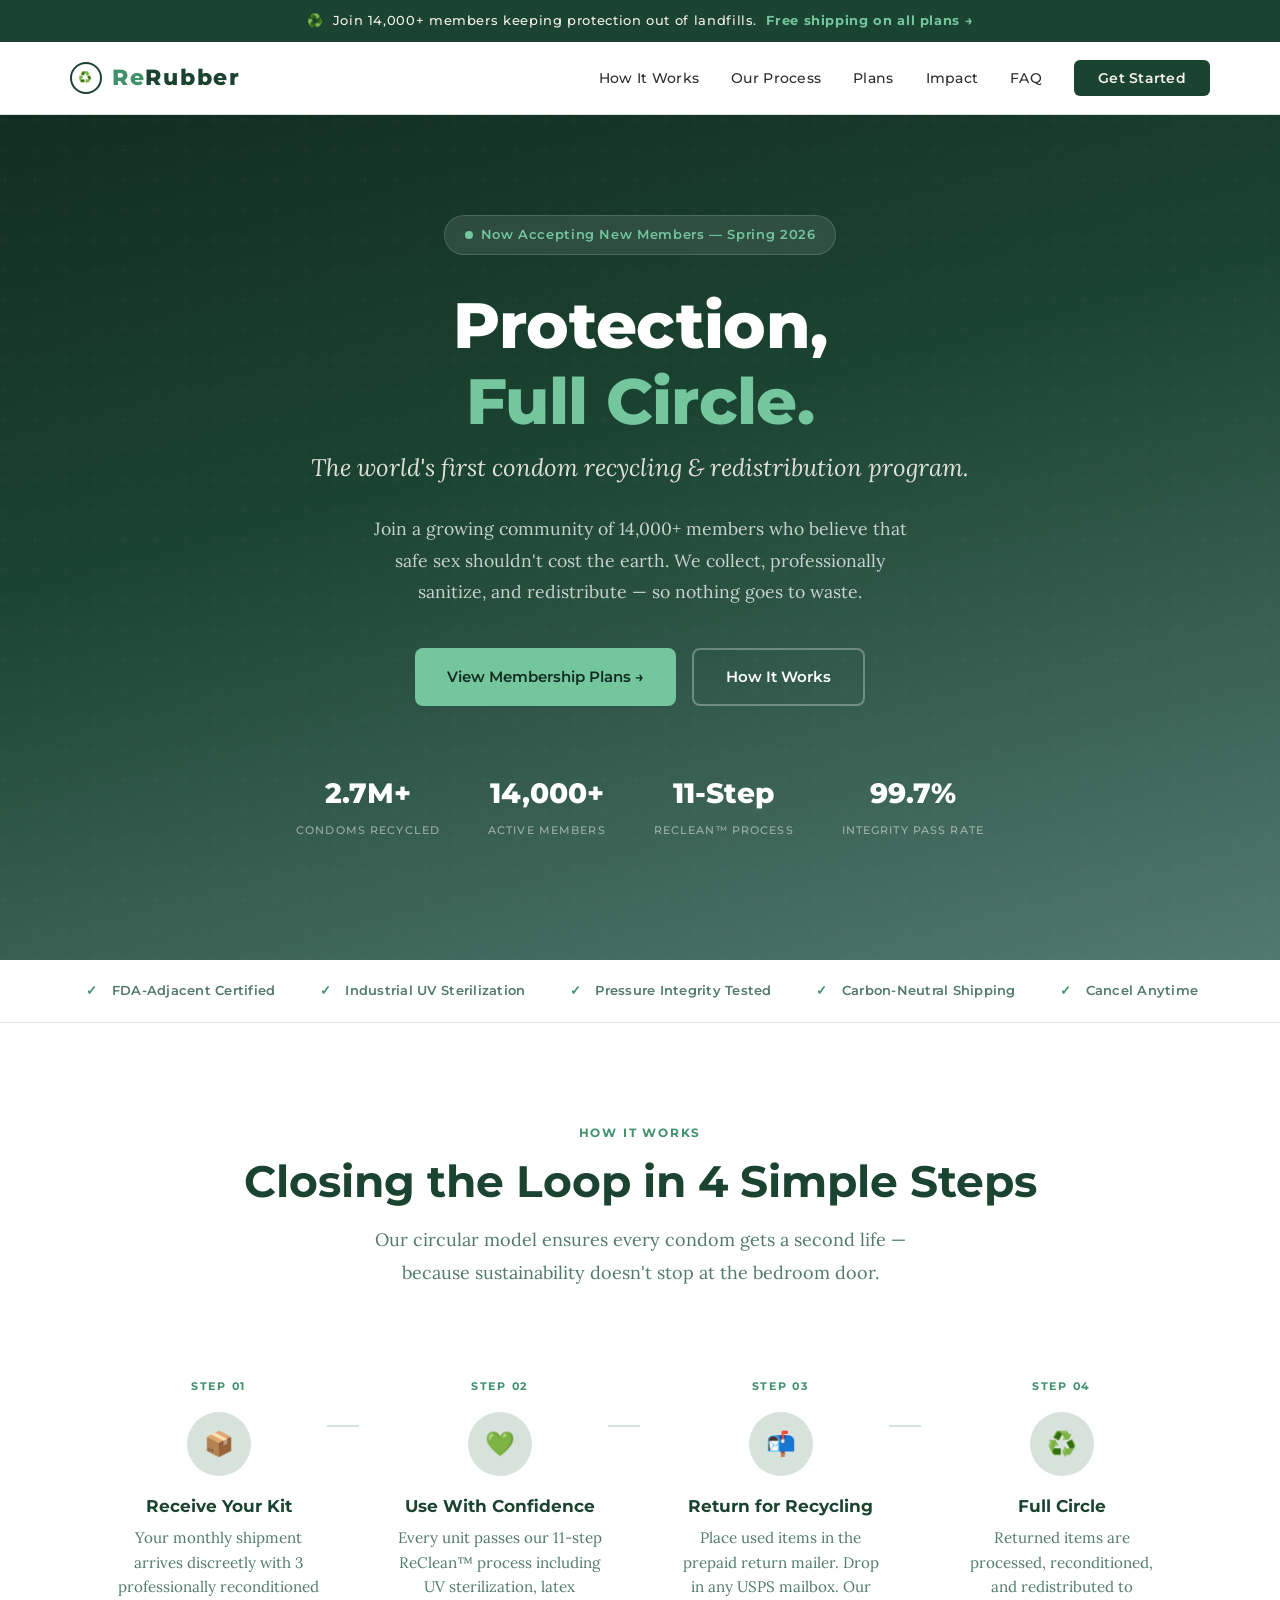
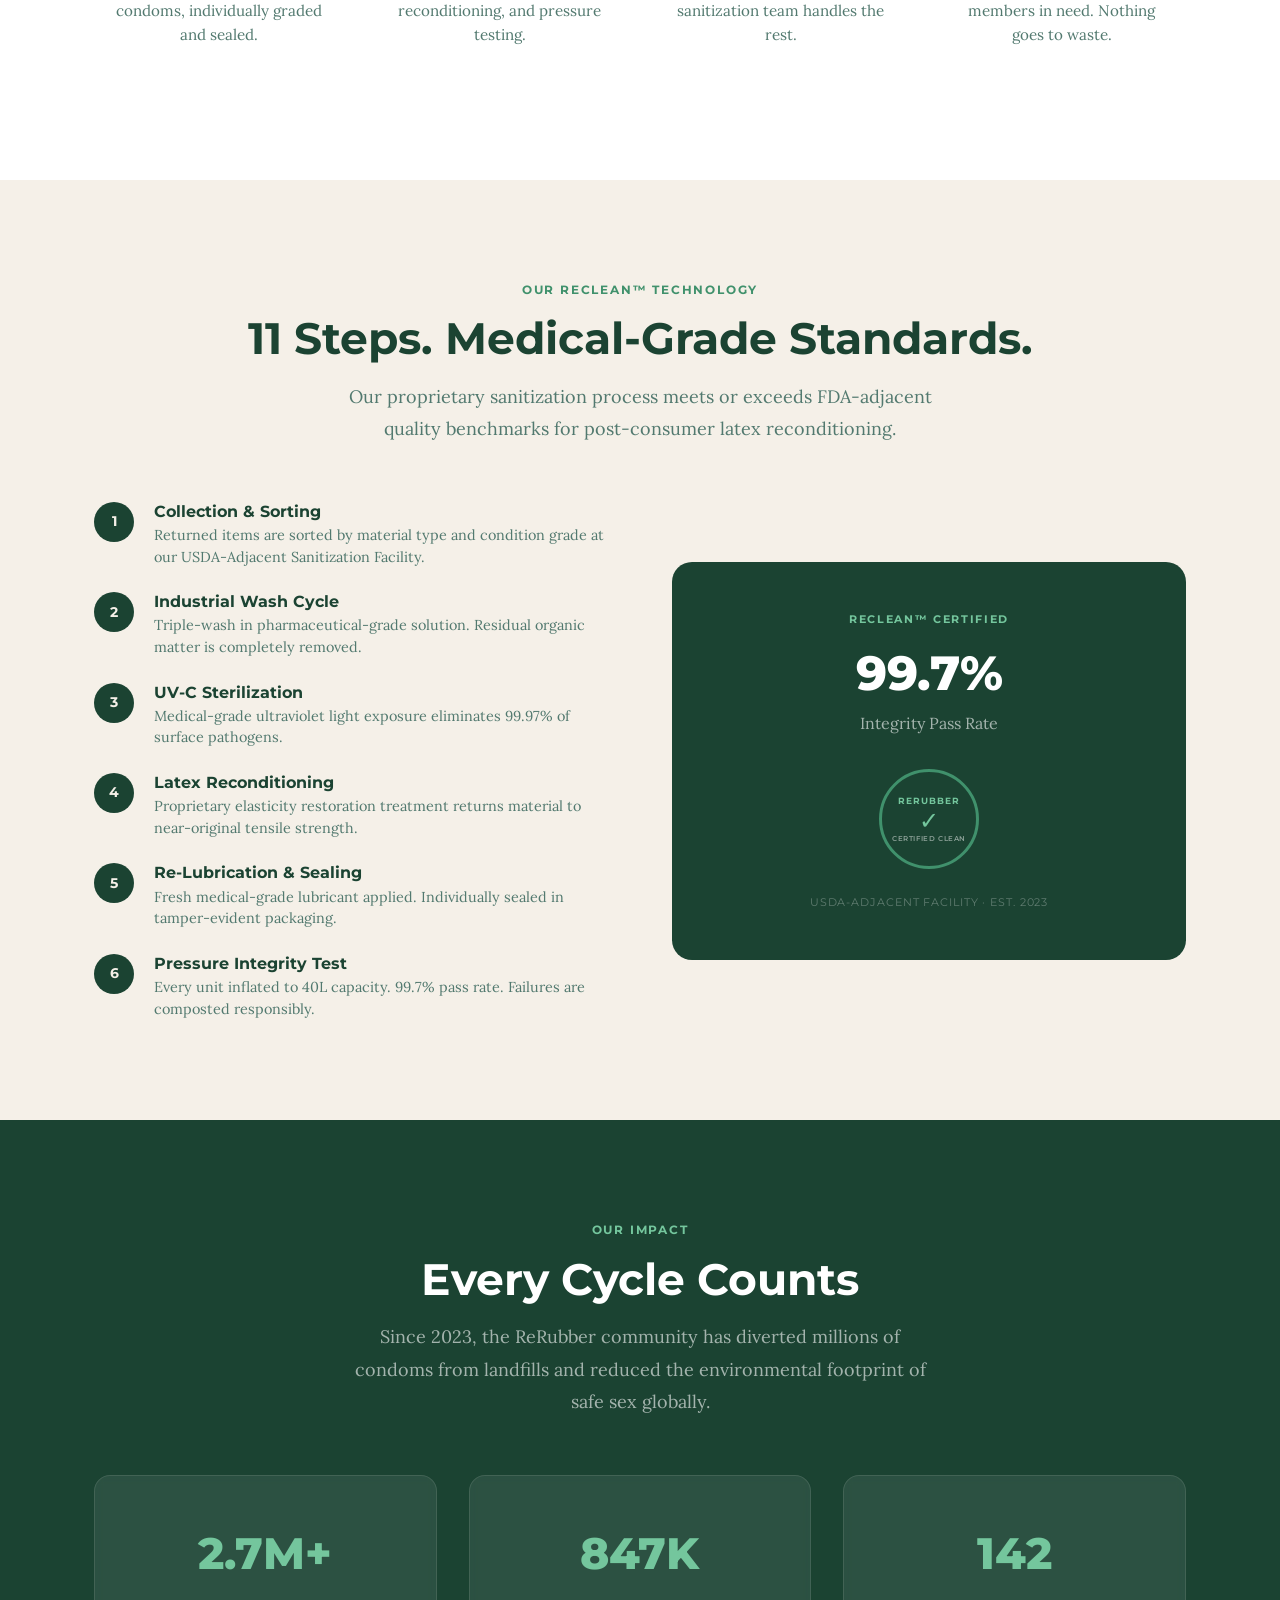
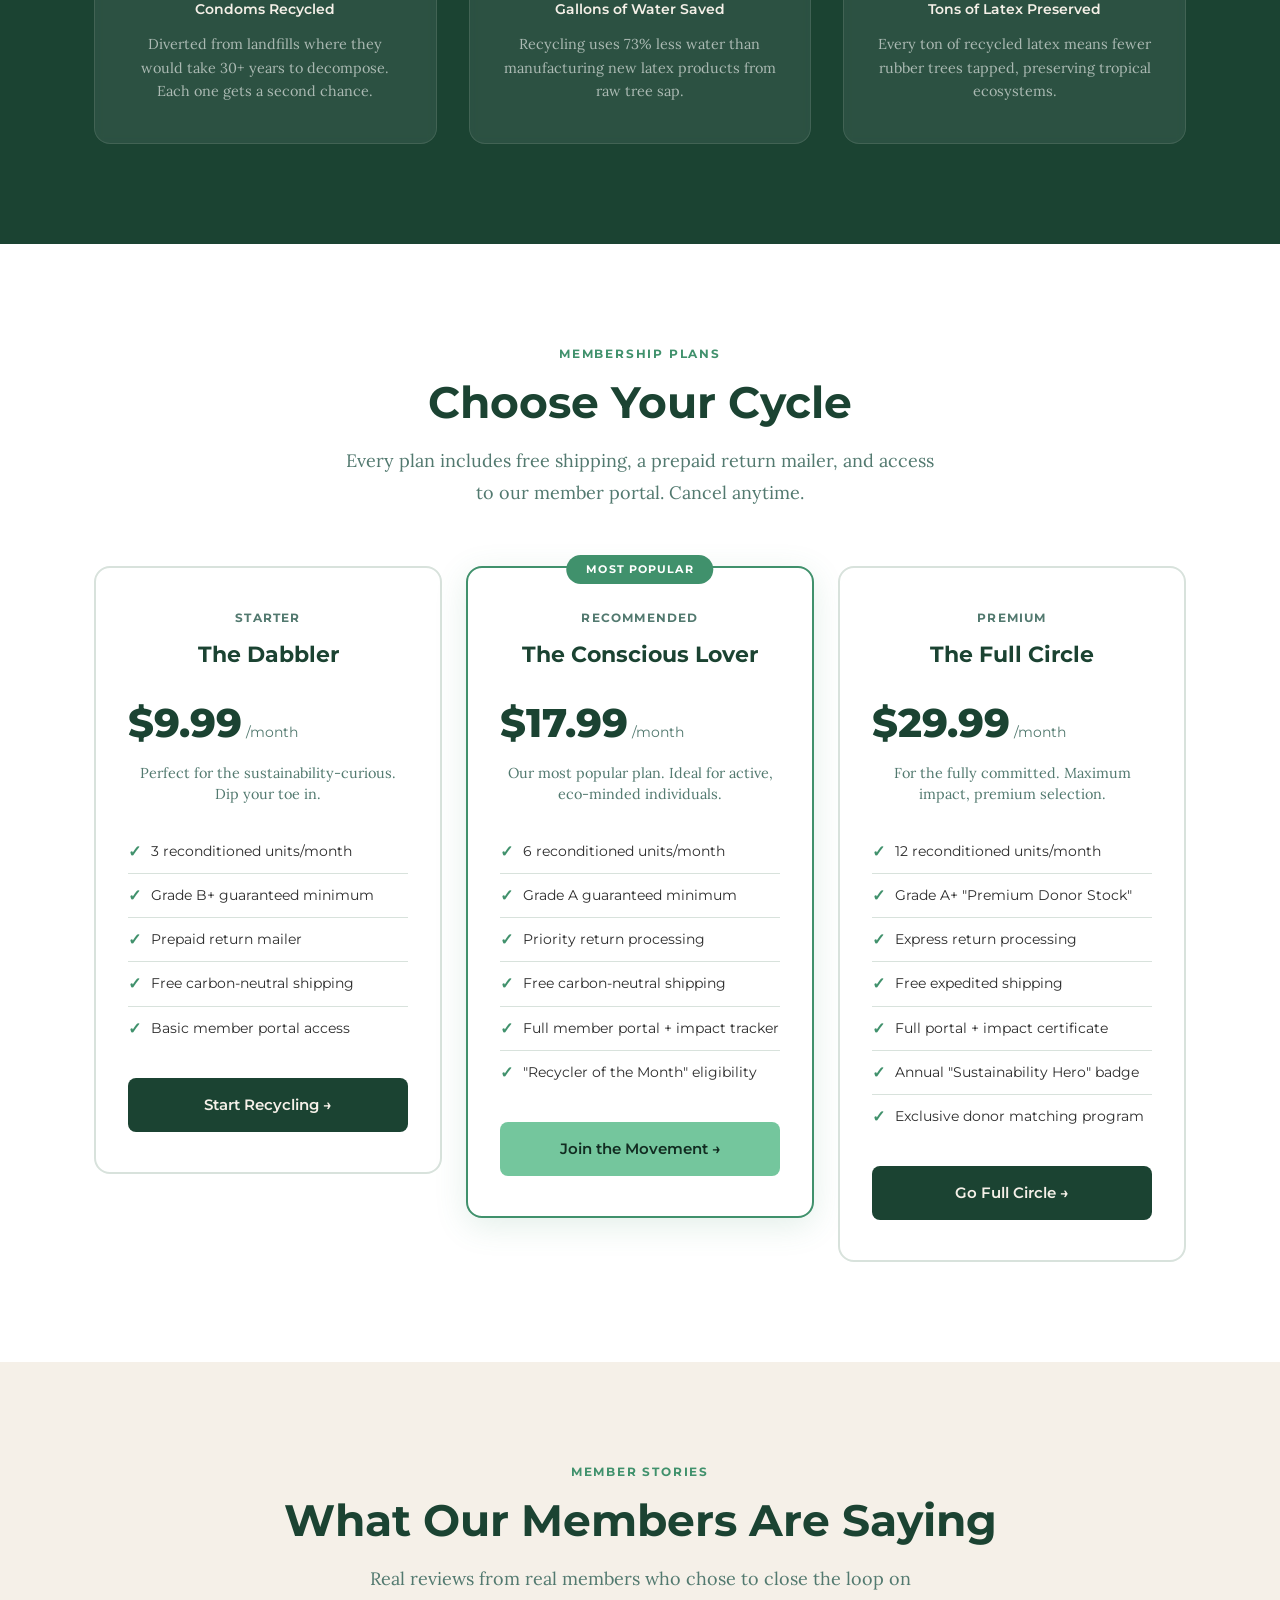
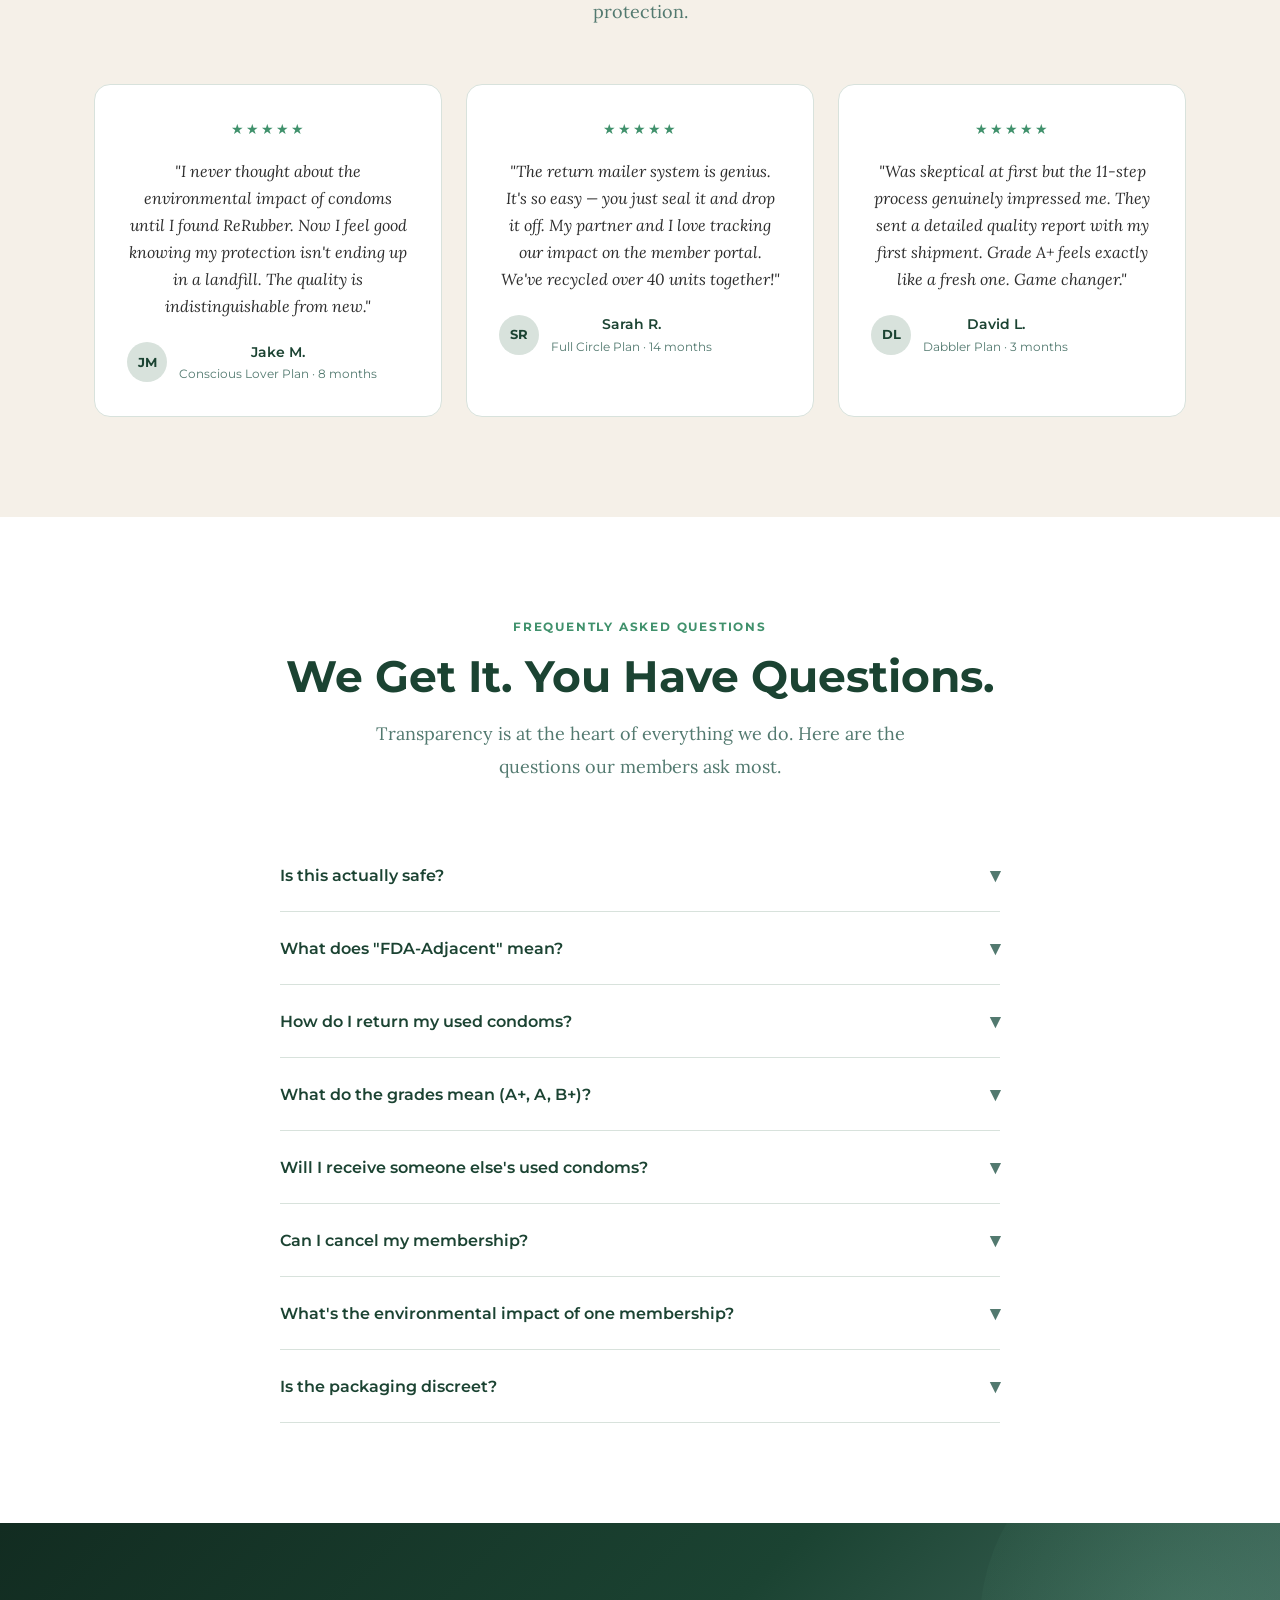
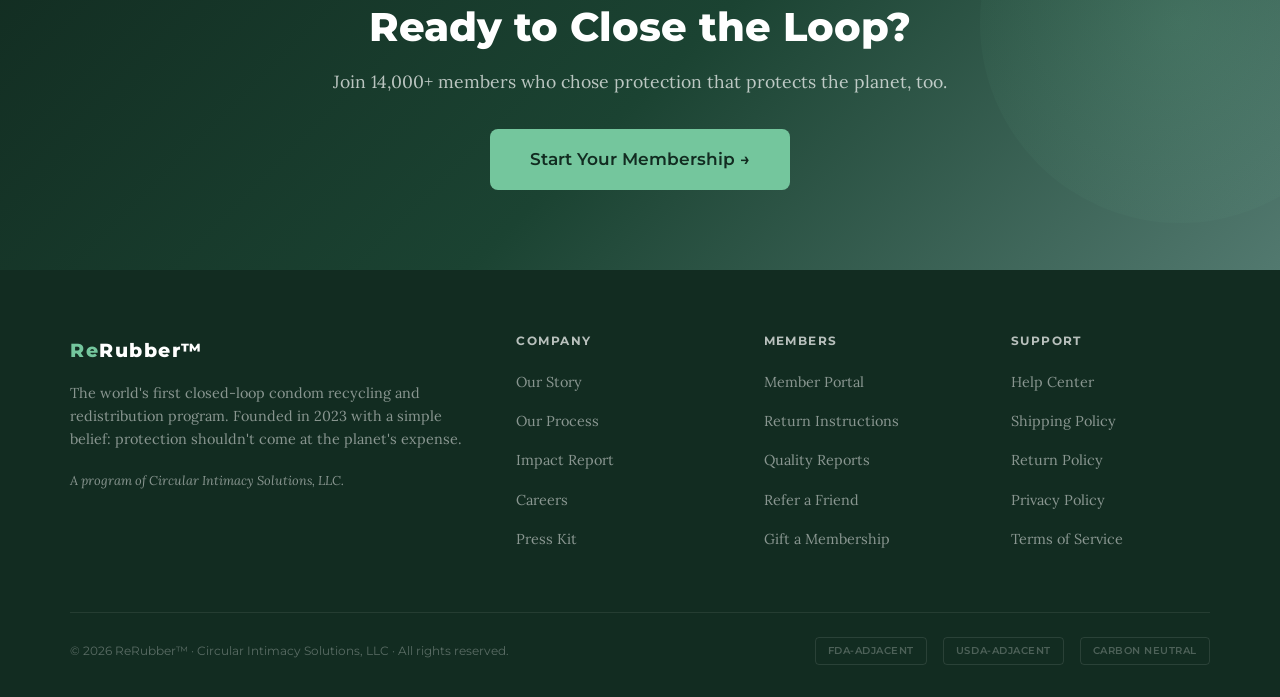
<file: index.html>
<!DOCTYPE html>
<html lang="en">
<head>
<meta charset="UTF-8">
<meta name="viewport" content="width=device-width, initial-scale=1.0">
<title>ReRubber™ — Protection, Full Circle. | Sustainable Condom Recycling</title>
<meta name="description" content="Join 14,000+ members in the world's first closed-loop condom recycling program. Professionally sanitized, quality-inspected, and redistributed. Protection, Full Circle.">
<link rel="preconnect" href="https://fonts.googleapis.com">
<link href="https://fonts.googleapis.com/css2?family=Montserrat:wght@400;500;600;700;800&family=Lora:ital,wght@0,400;0,500;0,600;1,400;1,500&display=swap" rel="stylesheet">
<style>
  :root {
    --forest: #1B4332;
    --forest-deep: #122C21;
    --sage: #52796F;
    --sage-light: #6B9080;
    --accent: #40916C;
    --accent-light: #74C69D;
    --cream: #F5F0E8;
    --cream-dark: #E8E0D0;
    --charcoal: #2D2D2D;
    --earth: #8B6F47;
    --white: #FFFFFF;
    --off-white: #FAFAF7;
    --light-sage: #D8E2DC;
  }

  * { margin: 0; padding: 0; box-sizing: border-box; }
  
  html { scroll-behavior: smooth; }
  
  body {
    font-family: 'Lora', Georgia, serif;
    color: var(--charcoal);
    background: var(--off-white);
    line-height: 1.7;
    -webkit-font-smoothing: antialiased;
  }

  /* ===== UTILITY ===== */
  .container { max-width: 1140px; margin: 0 auto; padding: 0 24px; }
  .container-narrow { max-width: 800px; margin: 0 auto; padding: 0 24px; }
  .text-center { text-align: center; }
  .sr-only { position: absolute; width: 1px; height: 1px; overflow: hidden; clip: rect(0,0,0,0); }

  /* ===== TYPOGRAPHY ===== */
  h1, h2, h3, h4, h5, h6 { font-family: 'Montserrat', sans-serif; line-height: 1.2; }
  
  .section-label {
    font-family: 'Montserrat', sans-serif;
    font-size: 0.75rem;
    font-weight: 700;
    letter-spacing: 0.15em;
    text-transform: uppercase;
    color: var(--accent);
    margin-bottom: 12px;
  }

  .section-title {
    font-size: clamp(2rem, 4vw, 2.75rem);
    font-weight: 700;
    color: var(--forest);
    margin-bottom: 16px;
  }

  .section-subtitle {
    font-family: 'Lora', serif;
    font-size: 1.125rem;
    color: var(--sage);
    max-width: 600px;
    margin: 0 auto;
    line-height: 1.8;
  }

  /* ===== ANNOUNCEMENT BAR ===== */
  .announcement {
    background: var(--forest);
    color: var(--cream);
    text-align: center;
    padding: 10px 24px;
    font-family: 'Montserrat', sans-serif;
    font-size: 0.8rem;
    font-weight: 500;
    letter-spacing: 0.05em;
  }
  .announcement span { color: var(--accent-light); font-weight: 700; }

  /* ===== NAV ===== */
  .nav {
    background: var(--white);
    border-bottom: 1px solid var(--light-sage);
    padding: 0 24px;
    position: sticky;
    top: 0;
    z-index: 100;
  }
  .nav-inner {
    max-width: 1140px;
    margin: 0 auto;
    display: flex;
    align-items: center;
    justify-content: space-between;
    height: 72px;
  }
  .nav-logo {
    font-family: 'Montserrat', sans-serif;
    font-weight: 800;
    font-size: 1.35rem;
    letter-spacing: 0.08em;
    color: var(--forest);
    text-decoration: none;
    display: flex;
    align-items: center;
    gap: 10px;
  }
  .nav-logo .re { color: var(--accent); }
  .nav-logo-icon {
    width: 32px;
    height: 32px;
    border: 2.5px solid var(--forest);
    border-radius: 50%;
    display: flex;
    align-items: center;
    justify-content: center;
    font-size: 0.7rem;
    color: var(--accent);
  }
  .nav-links {
    display: flex;
    align-items: center;
    gap: 32px;
    list-style: none;
  }
  .nav-links a {
    font-family: 'Montserrat', sans-serif;
    font-size: 0.85rem;
    font-weight: 500;
    color: var(--charcoal);
    text-decoration: none;
    letter-spacing: 0.02em;
    transition: color 0.2s;
  }
  .nav-links a:hover { color: var(--accent); }
  .nav-cta {
    background: var(--forest) !important;
    color: var(--cream) !important;
    padding: 10px 24px !important;
    border-radius: 6px;
    font-weight: 600 !important;
    transition: background 0.2s !important;
  }
  .nav-cta:hover { background: var(--accent) !important; }

  .nav-mobile-toggle {
    display: none;
    background: none;
    border: none;
    cursor: pointer;
    padding: 8px;
  }
  .nav-mobile-toggle span {
    display: block;
    width: 24px;
    height: 2px;
    background: var(--charcoal);
    margin: 5px 0;
    transition: 0.3s;
  }

  /* ===== HERO ===== */
  .hero {
    background: linear-gradient(165deg, var(--forest-deep) 0%, var(--forest) 40%, var(--sage) 100%);
    padding: 100px 24px 120px;
    position: relative;
    overflow: hidden;
  }
  .hero::before {
    content: '';
    position: absolute;
    top: 0; left: 0; right: 0; bottom: 0;
    background: url("data:image/svg+xml,%3Csvg width='60' height='60' viewBox='0 0 60 60' xmlns='http://www.w3.org/2000/svg'%3E%3Cg fill='none' fill-rule='evenodd'%3E%3Cg fill='%23ffffff' fill-opacity='0.03'%3E%3Cpath d='M36 34v-4h-2v4h-4v2h4v4h2v-4h4v-2h-4zm0-30V0h-2v4h-4v2h4v4h2V6h4V4h-4zM6 34v-4H4v4H0v2h4v4h2v-4h4v-2H6zM6 4V0H4v4H0v2h4v4h2V6h4V4H6z'/%3E%3C/g%3E%3C/g%3E%3C/svg%3E");
    opacity: 0.5;
  }
  .hero-inner {
    max-width: 800px;
    margin: 0 auto;
    text-align: center;
    position: relative;
    z-index: 1;
  }
  .hero-badge {
    display: inline-flex;
    align-items: center;
    gap: 8px;
    background: rgba(255,255,255,0.1);
    border: 1px solid rgba(255,255,255,0.15);
    padding: 8px 20px;
    border-radius: 50px;
    font-family: 'Montserrat', sans-serif;
    font-size: 0.8rem;
    font-weight: 600;
    color: var(--accent-light);
    letter-spacing: 0.05em;
    margin-bottom: 32px;
    backdrop-filter: blur(4px);
  }
  .hero-badge .dot {
    width: 8px; height: 8px;
    background: var(--accent-light);
    border-radius: 50%;
    animation: pulse 2s infinite;
  }
  @keyframes pulse {
    0%, 100% { opacity: 1; }
    50% { opacity: 0.4; }
  }
  .hero h1 {
    font-size: clamp(2.5rem, 6vw, 4rem);
    font-weight: 800;
    color: var(--white);
    margin-bottom: 8px;
    letter-spacing: -0.01em;
  }
  .hero h1 em {
    font-style: normal;
    color: var(--accent-light);
  }
  .hero-tagline {
    font-family: 'Lora', serif;
    font-size: 1.5rem;
    font-style: italic;
    color: var(--cream);
    opacity: 0.9;
    margin-bottom: 24px;
  }
  .hero-desc {
    font-size: 1.1rem;
    color: rgba(255,255,255,0.75);
    max-width: 560px;
    margin: 0 auto 40px;
    line-height: 1.8;
  }
  .hero-ctas {
    display: flex;
    gap: 16px;
    justify-content: center;
    flex-wrap: wrap;
  }
  .btn {
    font-family: 'Montserrat', sans-serif;
    font-weight: 600;
    font-size: 0.95rem;
    padding: 14px 32px;
    border-radius: 8px;
    text-decoration: none;
    display: inline-flex;
    align-items: center;
    gap: 8px;
    transition: all 0.25s;
    cursor: pointer;
    border: none;
  }
  .btn-primary {
    background: var(--accent-light);
    color: var(--forest-deep);
  }
  .btn-primary:hover { background: var(--white); transform: translateY(-1px); box-shadow: 0 4px 20px rgba(0,0,0,0.15); }
  .btn-outline {
    background: transparent;
    color: var(--white);
    border: 2px solid rgba(255,255,255,0.3);
  }
  .btn-outline:hover { border-color: var(--white); background: rgba(255,255,255,0.05); }
  .btn-dark {
    background: var(--forest);
    color: var(--cream);
  }
  .btn-dark:hover { background: var(--accent); transform: translateY(-1px); box-shadow: 0 4px 20px rgba(0,0,0,0.1); }

  .hero-stats {
    display: flex;
    justify-content: center;
    gap: 48px;
    margin-top: 64px;
    flex-wrap: wrap;
  }
  .hero-stat {
    text-align: center;
  }
  .hero-stat-num {
    font-family: 'Montserrat', sans-serif;
    font-size: 1.75rem;
    font-weight: 800;
    color: var(--white);
  }
  .hero-stat-label {
    font-family: 'Montserrat', sans-serif;
    font-size: 0.7rem;
    font-weight: 500;
    letter-spacing: 0.1em;
    text-transform: uppercase;
    color: rgba(255,255,255,0.5);
    margin-top: 4px;
  }

  /* ===== TRUST BAR ===== */
  .trust-bar {
    background: var(--white);
    border-bottom: 1px solid var(--light-sage);
    padding: 20px 24px;
  }
  .trust-bar-inner {
    max-width: 1140px;
    margin: 0 auto;
    display: flex;
    justify-content: center;
    align-items: center;
    gap: 40px;
    flex-wrap: wrap;
  }
  .trust-item {
    display: flex;
    align-items: center;
    gap: 10px;
    font-family: 'Montserrat', sans-serif;
    font-size: 0.8rem;
    font-weight: 600;
    color: var(--sage);
    letter-spacing: 0.02em;
  }
  .trust-icon {
    width: 20px;
    height: 20px;
    display: flex;
    align-items: center;
    justify-content: center;
    color: var(--accent);
  }

  /* ===== SECTIONS GENERAL ===== */
  section { padding: 100px 24px; }
  .bg-cream { background: var(--cream); }
  .bg-white { background: var(--white); }
  .bg-forest { background: var(--forest); color: var(--cream); }
  .bg-light { background: var(--off-white); }

  /* ===== HOW IT WORKS ===== */
  .steps-grid {
    display: grid;
    grid-template-columns: repeat(4, 1fr);
    gap: 32px;
    margin-top: 56px;
  }
  .step {
    text-align: center;
    padding: 32px 20px;
    position: relative;
  }
  .step-num {
    font-family: 'Montserrat', sans-serif;
    font-size: 0.7rem;
    font-weight: 700;
    letter-spacing: 0.15em;
    color: var(--accent);
    margin-bottom: 16px;
  }
  .step-icon {
    width: 64px;
    height: 64px;
    border-radius: 50%;
    background: var(--light-sage);
    display: flex;
    align-items: center;
    justify-content: center;
    margin: 0 auto 20px;
    font-size: 1.5rem;
  }
  .step h3 {
    font-size: 1.05rem;
    font-weight: 700;
    color: var(--forest);
    margin-bottom: 10px;
  }
  .step p {
    font-size: 0.95rem;
    color: var(--sage);
    line-height: 1.6;
  }
  .step:not(:last-child)::after {
    content: '';
    position: absolute;
    top: 80px;
    right: -16px;
    width: 32px;
    height: 2px;
    background: var(--light-sage);
  }

  /* ===== IMPACT ===== */
  .impact-grid {
    display: grid;
    grid-template-columns: repeat(3, 1fr);
    gap: 32px;
    margin-top: 56px;
  }
  .impact-card {
    background: rgba(255,255,255,0.08);
    border: 1px solid rgba(255,255,255,0.1);
    border-radius: 16px;
    padding: 40px 32px;
    text-align: center;
    backdrop-filter: blur(4px);
  }
  .impact-num {
    font-family: 'Montserrat', sans-serif;
    font-size: 2.75rem;
    font-weight: 800;
    color: var(--accent-light);
    margin-bottom: 8px;
  }
  .impact-label {
    font-family: 'Montserrat', sans-serif;
    font-size: 0.85rem;
    font-weight: 600;
    color: var(--cream);
    margin-bottom: 12px;
  }
  .impact-desc {
    font-size: 0.9rem;
    color: rgba(255,255,255,0.6);
    line-height: 1.6;
  }

  /* ===== PRICING ===== */
  .pricing-grid {
    display: grid;
    grid-template-columns: repeat(3, 1fr);
    gap: 24px;
    margin-top: 56px;
    align-items: start;
  }
  .price-card {
    background: var(--white);
    border: 2px solid var(--light-sage);
    border-radius: 16px;
    padding: 40px 32px;
    position: relative;
    transition: transform 0.2s, box-shadow 0.2s;
  }
  .price-card:hover {
    transform: translateY(-4px);
    box-shadow: 0 12px 40px rgba(27,67,50,0.1);
  }
  .price-card.featured {
    border-color: var(--accent);
    box-shadow: 0 8px 32px rgba(64,145,108,0.15);
  }
  .price-card.featured::before {
    content: 'MOST POPULAR';
    position: absolute;
    top: -13px;
    left: 50%;
    transform: translateX(-50%);
    background: var(--accent);
    color: white;
    font-family: 'Montserrat', sans-serif;
    font-size: 0.7rem;
    font-weight: 700;
    letter-spacing: 0.1em;
    padding: 5px 20px;
    border-radius: 50px;
  }
  .price-tier {
    font-family: 'Montserrat', sans-serif;
    font-size: 0.75rem;
    font-weight: 700;
    letter-spacing: 0.1em;
    text-transform: uppercase;
    color: var(--sage);
    margin-bottom: 8px;
  }
  .price-name {
    font-family: 'Montserrat', sans-serif;
    font-size: 1.35rem;
    font-weight: 700;
    color: var(--forest);
    margin-bottom: 16px;
  }
  .price-amount {
    display: flex;
    align-items: baseline;
    gap: 4px;
    margin-bottom: 6px;
  }
  .price-dollar {
    font-family: 'Montserrat', sans-serif;
    font-size: 2.5rem;
    font-weight: 800;
    color: var(--forest);
  }
  .price-period {
    font-family: 'Montserrat', sans-serif;
    font-size: 0.85rem;
    color: var(--sage);
  }
  .price-desc {
    font-size: 0.9rem;
    color: var(--sage);
    margin-bottom: 24px;
    line-height: 1.5;
  }
  .price-features {
    list-style: none;
    margin-bottom: 28px;
  }
  .price-features li {
    font-family: 'Montserrat', sans-serif;
    font-size: 0.85rem;
    color: var(--charcoal);
    padding: 8px 0;
    border-bottom: 1px solid var(--light-sage);
    display: flex;
    align-items: center;
    gap: 10px;
  }
  .price-features li:last-child { border-bottom: none; }
  .check {
    color: var(--accent);
    font-weight: 700;
    font-size: 1rem;
  }
  .price-card .btn { width: 100%; justify-content: center; }

  /* ===== PROCESS / RECLEAN ===== */
  .process-wrapper {
    display: grid;
    grid-template-columns: 1fr 1fr;
    gap: 64px;
    align-items: center;
    margin-top: 56px;
  }
  .process-steps { display: flex; flex-direction: column; gap: 24px; }
  .process-step {
    display: flex;
    gap: 20px;
    align-items: flex-start;
  }
  .process-step-num {
    flex-shrink: 0;
    width: 40px;
    height: 40px;
    border-radius: 50%;
    background: var(--forest);
    color: var(--cream);
    display: flex;
    align-items: center;
    justify-content: center;
    font-family: 'Montserrat', sans-serif;
    font-size: 0.85rem;
    font-weight: 700;
  }
  .process-step h4 {
    font-size: 1rem;
    font-weight: 700;
    color: var(--forest);
    margin-bottom: 4px;
  }
  .process-step p {
    font-size: 0.9rem;
    color: var(--sage);
    line-height: 1.5;
  }
  .process-visual {
    background: var(--forest);
    border-radius: 20px;
    padding: 48px;
    text-align: center;
    position: relative;
  }
  .process-visual-badge {
    font-family: 'Montserrat', sans-serif;
    font-size: 0.7rem;
    font-weight: 700;
    letter-spacing: 0.15em;
    color: var(--accent-light);
    margin-bottom: 16px;
  }
  .process-visual h3 {
    font-size: 3rem;
    font-weight: 800;
    color: var(--white);
    margin-bottom: 8px;
  }
  .process-visual p {
    font-size: 1rem;
    color: rgba(255,255,255,0.6);
  }
  .process-visual-seal {
    margin-top: 32px;
    width: 100px;
    height: 100px;
    border: 3px solid var(--accent);
    border-radius: 50%;
    display: flex;
    align-items: center;
    justify-content: center;
    margin-left: auto;
    margin-right: auto;
    flex-direction: column;
  }
  .process-visual-seal .seal-top {
    font-family: 'Montserrat', sans-serif;
    font-size: 0.55rem;
    font-weight: 700;
    letter-spacing: 0.1em;
    color: var(--accent-light);
  }
  .process-visual-seal .seal-check {
    font-size: 1.5rem;
    color: var(--accent-light);
    line-height: 1;
  }
  .process-visual-seal .seal-bottom {
    font-family: 'Montserrat', sans-serif;
    font-size: 0.45rem;
    font-weight: 600;
    letter-spacing: 0.08em;
    color: rgba(255,255,255,0.5);
  }

  /* ===== TESTIMONIALS ===== */
  .testimonials-grid {
    display: grid;
    grid-template-columns: repeat(3, 1fr);
    gap: 24px;
    margin-top: 56px;
  }
  .testimonial {
    background: var(--white);
    border: 1px solid var(--light-sage);
    border-radius: 16px;
    padding: 32px;
  }
  .testimonial-stars {
    color: var(--accent);
    font-size: 0.9rem;
    margin-bottom: 16px;
    letter-spacing: 2px;
  }
  .testimonial-quote {
    font-size: 1rem;
    font-style: italic;
    color: var(--charcoal);
    margin-bottom: 20px;
    line-height: 1.7;
  }
  .testimonial-author {
    display: flex;
    align-items: center;
    gap: 12px;
  }
  .testimonial-avatar {
    width: 40px;
    height: 40px;
    border-radius: 50%;
    background: var(--light-sage);
    display: flex;
    align-items: center;
    justify-content: center;
    font-family: 'Montserrat', sans-serif;
    font-size: 0.8rem;
    font-weight: 700;
    color: var(--forest);
  }
  .testimonial-name {
    font-family: 'Montserrat', sans-serif;
    font-size: 0.85rem;
    font-weight: 600;
    color: var(--forest);
  }
  .testimonial-detail {
    font-family: 'Montserrat', sans-serif;
    font-size: 0.75rem;
    color: var(--sage);
  }

  /* ===== FAQ ===== */
  .faq-list {
    max-width: 720px;
    margin: 56px auto 0;
  }
  .faq-item {
    border-bottom: 1px solid var(--light-sage);
  }
  .faq-question {
    width: 100%;
    background: none;
    border: none;
    padding: 24px 0;
    font-family: 'Montserrat', sans-serif;
    font-size: 1rem;
    font-weight: 600;
    color: var(--forest);
    text-align: left;
    cursor: pointer;
    display: flex;
    justify-content: space-between;
    align-items: center;
    gap: 16px;
  }
  .faq-question:hover { color: var(--accent); }
  .faq-arrow {
    font-size: 1.25rem;
    transition: transform 0.3s;
    flex-shrink: 0;
    color: var(--sage);
  }
  .faq-item.open .faq-arrow { transform: rotate(180deg); }
  .faq-answer {
    max-height: 0;
    overflow: hidden;
    transition: max-height 0.35s ease, padding 0.35s ease;
  }
  .faq-item.open .faq-answer {
    max-height: 300px;
    padding-bottom: 24px;
  }
  .faq-answer p {
    font-size: 0.95rem;
    color: var(--sage);
    line-height: 1.7;
  }

  /* ===== CTA BANNER ===== */
  .cta-banner {
    background: linear-gradient(135deg, var(--forest-deep), var(--forest), var(--sage));
    padding: 80px 24px;
    text-align: center;
    position: relative;
    overflow: hidden;
  }
  .cta-banner::before {
    content: '';
    position: absolute;
    width: 400px;
    height: 400px;
    background: radial-gradient(circle, rgba(116,198,157,0.15), transparent);
    top: -100px;
    right: -100px;
    border-radius: 50%;
  }
  .cta-banner h2 {
    font-size: clamp(1.75rem, 4vw, 2.5rem);
    font-weight: 800;
    color: var(--white);
    margin-bottom: 16px;
    position: relative;
  }
  .cta-banner p {
    font-size: 1.1rem;
    color: rgba(255,255,255,0.7);
    margin-bottom: 32px;
    position: relative;
  }

  /* ===== FOOTER ===== */
  .footer {
    background: var(--forest-deep);
    color: rgba(255,255,255,0.5);
    padding: 64px 24px 32px;
  }
  .footer-grid {
    max-width: 1140px;
    margin: 0 auto;
    display: grid;
    grid-template-columns: 2fr 1fr 1fr 1fr;
    gap: 48px;
  }
  .footer-brand {
    font-family: 'Montserrat', sans-serif;
    font-weight: 800;
    font-size: 1.2rem;
    letter-spacing: 0.08em;
    color: var(--white);
    margin-bottom: 16px;
  }
  .footer-brand .re { color: var(--accent-light); }
  .footer-desc {
    font-size: 0.9rem;
    line-height: 1.6;
    margin-bottom: 20px;
  }
  .footer h4 {
    font-family: 'Montserrat', sans-serif;
    font-size: 0.75rem;
    font-weight: 700;
    letter-spacing: 0.12em;
    text-transform: uppercase;
    color: rgba(255,255,255,0.7);
    margin-bottom: 20px;
  }
  .footer ul { list-style: none; }
  .footer ul li { margin-bottom: 12px; }
  .footer ul a {
    color: rgba(255,255,255,0.5);
    text-decoration: none;
    font-size: 0.9rem;
    transition: color 0.2s;
  }
  .footer ul a:hover { color: var(--accent-light); }
  .footer-bottom {
    max-width: 1140px;
    margin: 48px auto 0;
    padding-top: 24px;
    border-top: 1px solid rgba(255,255,255,0.08);
    display: flex;
    justify-content: space-between;
    align-items: center;
    flex-wrap: wrap;
    gap: 16px;
  }
  .footer-bottom p {
    font-family: 'Montserrat', sans-serif;
    font-size: 0.75rem;
    color: rgba(255,255,255,0.3);
  }
  .footer-certifications {
    display: flex;
    gap: 16px;
    align-items: center;
  }
  .footer-cert {
    font-family: 'Montserrat', sans-serif;
    font-size: 0.65rem;
    font-weight: 600;
    letter-spacing: 0.05em;
    color: rgba(255,255,255,0.25);
    border: 1px solid rgba(255,255,255,0.1);
    padding: 4px 12px;
    border-radius: 4px;
  }

  /* ===== RESPONSIVE ===== */
  @media (max-width: 900px) {
    .steps-grid { grid-template-columns: repeat(2, 1fr); }
    .step:not(:last-child)::after { display: none; }
    .impact-grid { grid-template-columns: 1fr; }
    .pricing-grid { grid-template-columns: 1fr; max-width: 420px; margin-left: auto; margin-right: auto; }
    .process-wrapper { grid-template-columns: 1fr; }
    .testimonials-grid { grid-template-columns: 1fr; }
    .footer-grid { grid-template-columns: 1fr 1fr; }
  }
  @media (max-width: 640px) {
    .steps-grid { grid-template-columns: 1fr; }
    .hero { padding: 64px 24px 80px; }
    .hero-stats { gap: 24px; }
    section { padding: 64px 24px; }
    .nav-links { display: none; }
    .nav-mobile-toggle { display: block; }
    .footer-grid { grid-template-columns: 1fr; }
  }

  /* ===== ANIMATIONS ===== */
  .fade-in {
    opacity: 0;
    transform: translateY(20px);
    transition: opacity 0.6s ease, transform 0.6s ease;
  }
  .fade-in.visible {
    opacity: 1;
    transform: translateY(0);
  }
</style>
</head>
<body>

<!-- ANNOUNCEMENT BAR -->
<div class="announcement">
  <span>♻️</span> &nbsp;Join 14,000+ members keeping protection out of landfills. &nbsp;<span>Free shipping on all plans →</span>
</div>

<!-- NAVIGATION -->
<nav class="nav">
  <div class="nav-inner">
    <a href="#" class="nav-logo">
      <div class="nav-logo-icon">♻️</div>
      <span><span class="re">Re</span>Rubber</span>
    </a>
    <ul class="nav-links">
      <li><a href="#how-it-works">How It Works</a></li>
      <li><a href="#process">Our Process</a></li>
      <li><a href="#plans">Plans</a></li>
      <li><a href="#impact">Impact</a></li>
      <li><a href="#faq">FAQ</a></li>
      <li><a href="#plans" class="nav-cta">Get Started</a></li>
    </ul>
    <button class="nav-mobile-toggle" aria-label="Menu">
      <span></span><span></span><span></span>
    </button>
  </div>
</nav>

<!-- HERO -->
<section class="hero">
  <div class="hero-inner fade-in">
    <div class="hero-badge">
      <span class="dot"></span>
      Now Accepting New Members — Spring 2026
    </div>
    <h1>Protection,<br><em>Full Circle.</em></h1>
    <p class="hero-tagline">The world's first condom recycling & redistribution program.</p>
    <p class="hero-desc">Join a growing community of 14,000+ members who believe that safe sex shouldn't cost the earth. We collect, professionally sanitize, and redistribute — so nothing goes to waste.</p>
    <div class="hero-ctas">
      <a href="#plans" class="btn btn-primary">View Membership Plans →</a>
      <a href="#how-it-works" class="btn btn-outline">How It Works</a>
    </div>
    <div class="hero-stats">
      <div class="hero-stat">
        <div class="hero-stat-num">2.7M+</div>
        <div class="hero-stat-label">Condoms Recycled</div>
      </div>
      <div class="hero-stat">
        <div class="hero-stat-num">14,000+</div>
        <div class="hero-stat-label">Active Members</div>
      </div>
      <div class="hero-stat">
        <div class="hero-stat-num">11-Step</div>
        <div class="hero-stat-label">ReClean™ Process</div>
      </div>
      <div class="hero-stat">
        <div class="hero-stat-num">99.7%</div>
        <div class="hero-stat-label">Integrity Pass Rate</div>
      </div>
    </div>
  </div>
</section>

<!-- TRUST BAR -->
<div class="trust-bar">
  <div class="trust-bar-inner">
    <div class="trust-item">
      <div class="trust-icon">✓</div>
      FDA-Adjacent Certified
    </div>
    <div class="trust-item">
      <div class="trust-icon">✓</div>
      Industrial UV Sterilization
    </div>
    <div class="trust-item">
      <div class="trust-icon">✓</div>
      Pressure Integrity Tested
    </div>
    <div class="trust-item">
      <div class="trust-icon">✓</div>
      Carbon-Neutral Shipping
    </div>
    <div class="trust-item">
      <div class="trust-icon">✓</div>
      Cancel Anytime
    </div>
  </div>
</div>

<!-- HOW IT WORKS -->
<section id="how-it-works" class="bg-white">
  <div class="container text-center">
    <div class="section-label">HOW IT WORKS</div>
    <h2 class="section-title">Closing the Loop in 4 Simple Steps</h2>
    <p class="section-subtitle">Our circular model ensures every condom gets a second life — because sustainability doesn't stop at the bedroom door.</p>
    <div class="steps-grid">
      <div class="step fade-in">
        <div class="step-num">STEP 01</div>
        <div class="step-icon">📦</div>
        <h3>Receive Your Kit</h3>
        <p>Your monthly shipment arrives discreetly with 3 professionally reconditioned condoms, individually graded and sealed.</p>
      </div>
      <div class="step fade-in">
        <div class="step-num">STEP 02</div>
        <div class="step-icon">💚</div>
        <h3>Use With Confidence</h3>
        <p>Every unit passes our 11-step ReClean™ process including UV sterilization, latex reconditioning, and pressure testing.</p>
      </div>
      <div class="step fade-in">
        <div class="step-num">STEP 03</div>
        <div class="step-icon">📬</div>
        <h3>Return for Recycling</h3>
        <p>Place used items in the prepaid return mailer. Drop in any USPS mailbox. Our sanitization team handles the rest.</p>
      </div>
      <div class="step fade-in">
        <div class="step-num">STEP 04</div>
        <div class="step-icon">♻️</div>
        <h3>Full Circle</h3>
        <p>Returned items are processed, reconditioned, and redistributed to members in need. Nothing goes to waste.</p>
      </div>
    </div>
  </div>
</section>

<!-- OUR PROCESS -->
<section id="process" class="bg-cream">
  <div class="container">
    <div class="text-center">
      <div class="section-label">OUR RECLEAN™ TECHNOLOGY</div>
      <h2 class="section-title">11 Steps. Medical-Grade Standards.</h2>
      <p class="section-subtitle">Our proprietary sanitization process meets or exceeds FDA-adjacent quality benchmarks for post-consumer latex reconditioning.</p>
    </div>
    <div class="process-wrapper">
      <div class="process-steps">
        <div class="process-step fade-in">
          <div class="process-step-num">1</div>
          <div>
            <h4>Collection & Sorting</h4>
            <p>Returned items are sorted by material type and condition grade at our USDA-Adjacent Sanitization Facility.</p>
          </div>
        </div>
        <div class="process-step fade-in">
          <div class="process-step-num">2</div>
          <div>
            <h4>Industrial Wash Cycle</h4>
            <p>Triple-wash in pharmaceutical-grade solution. Residual organic matter is completely removed.</p>
          </div>
        </div>
        <div class="process-step fade-in">
          <div class="process-step-num">3</div>
          <div>
            <h4>UV-C Sterilization</h4>
            <p>Medical-grade ultraviolet light exposure eliminates 99.97% of surface pathogens.</p>
          </div>
        </div>
        <div class="process-step fade-in">
          <div class="process-step-num">4</div>
          <div>
            <h4>Latex Reconditioning</h4>
            <p>Proprietary elasticity restoration treatment returns material to near-original tensile strength.</p>
          </div>
        </div>
        <div class="process-step fade-in">
          <div class="process-step-num">5</div>
          <div>
            <h4>Re-Lubrication & Sealing</h4>
            <p>Fresh medical-grade lubricant applied. Individually sealed in tamper-evident packaging.</p>
          </div>
        </div>
        <div class="process-step fade-in">
          <div class="process-step-num">6</div>
          <div>
            <h4>Pressure Integrity Test</h4>
            <p>Every unit inflated to 40L capacity. 99.7% pass rate. Failures are composted responsibly.</p>
          </div>
        </div>
      </div>
      <div class="process-visual fade-in">
        <div class="process-visual-badge">RECLEAN™ CERTIFIED</div>
        <h3>99.7%</h3>
        <p>Integrity Pass Rate</p>
        <div class="process-visual-seal">
          <span class="seal-top">RERUBBER</span>
          <span class="seal-check">✓</span>
          <span class="seal-bottom">CERTIFIED CLEAN</span>
        </div>
        <p style="margin-top: 24px; font-family: 'Montserrat', sans-serif; font-size: 0.7rem; letter-spacing: 0.08em; color: rgba(255,255,255,0.3);">USDA-ADJACENT FACILITY · EST. 2023</p>
      </div>
    </div>
  </div>
</section>

<!-- IMPACT -->
<section id="impact" class="bg-forest">
  <div class="container text-center">
    <div class="section-label" style="color: var(--accent-light);">OUR IMPACT</div>
    <h2 class="section-title" style="color: var(--white);">Every Cycle Counts</h2>
    <p class="section-subtitle" style="color: rgba(255,255,255,0.6);">Since 2023, the ReRubber community has diverted millions of condoms from landfills and reduced the environmental footprint of safe sex globally.</p>
    <div class="impact-grid">
      <div class="impact-card fade-in">
        <div class="impact-num">2.7M+</div>
        <div class="impact-label">Condoms Recycled</div>
        <p class="impact-desc">Diverted from landfills where they would take 30+ years to decompose. Each one gets a second chance.</p>
      </div>
      <div class="impact-card fade-in">
        <div class="impact-num">847K</div>
        <div class="impact-label">Gallons of Water Saved</div>
        <p class="impact-desc">Recycling uses 73% less water than manufacturing new latex products from raw tree sap.</p>
      </div>
      <div class="impact-card fade-in">
        <div class="impact-num">142</div>
        <div class="impact-label">Tons of Latex Preserved</div>
        <p class="impact-desc">Every ton of recycled latex means fewer rubber trees tapped, preserving tropical ecosystems.</p>
      </div>
    </div>
  </div>
</section>

<!-- PRICING -->
<section id="plans" class="bg-white">
  <div class="container text-center">
    <div class="section-label">MEMBERSHIP PLANS</div>
    <h2 class="section-title">Choose Your Cycle</h2>
    <p class="section-subtitle">Every plan includes free shipping, a prepaid return mailer, and access to our member portal. Cancel anytime.</p>
    <div class="pricing-grid">
      <!-- Starter -->
      <div class="price-card fade-in">
        <div class="price-tier">STARTER</div>
        <div class="price-name">The Dabbler</div>
        <div class="price-amount">
          <span class="price-dollar">$9.99</span>
          <span class="price-period">/month</span>
        </div>
        <p class="price-desc">Perfect for the sustainability-curious. Dip your toe in.</p>
        <ul class="price-features">
          <li><span class="check">✓</span> 3 reconditioned units/month</li>
          <li><span class="check">✓</span> Grade B+ guaranteed minimum</li>
          <li><span class="check">✓</span> Prepaid return mailer</li>
          <li><span class="check">✓</span> Free carbon-neutral shipping</li>
          <li><span class="check">✓</span> Basic member portal access</li>
        </ul>
        <a href="#" class="btn btn-dark">Start Recycling →</a>
      </div>
      <!-- Popular -->
      <div class="price-card featured fade-in">
        <div class="price-tier">RECOMMENDED</div>
        <div class="price-name">The Conscious Lover</div>
        <div class="price-amount">
          <span class="price-dollar">$17.99</span>
          <span class="price-period">/month</span>
        </div>
        <p class="price-desc">Our most popular plan. Ideal for active, eco-minded individuals.</p>
        <ul class="price-features">
          <li><span class="check">✓</span> 6 reconditioned units/month</li>
          <li><span class="check">✓</span> Grade A guaranteed minimum</li>
          <li><span class="check">✓</span> Priority return processing</li>
          <li><span class="check">✓</span> Free carbon-neutral shipping</li>
          <li><span class="check">✓</span> Full member portal + impact tracker</li>
          <li><span class="check">✓</span> "Recycler of the Month" eligibility</li>
        </ul>
        <a href="#" class="btn btn-primary" style="color: var(--forest-deep);">Join the Movement →</a>
      </div>
      <!-- Premium -->
      <div class="price-card fade-in">
        <div class="price-tier">PREMIUM</div>
        <div class="price-name">The Full Circle</div>
        <div class="price-amount">
          <span class="price-dollar">$29.99</span>
          <span class="price-period">/month</span>
        </div>
        <p class="price-desc">For the fully committed. Maximum impact, premium selection.</p>
        <ul class="price-features">
          <li><span class="check">✓</span> 12 reconditioned units/month</li>
          <li><span class="check">✓</span> Grade A+ "Premium Donor Stock"</li>
          <li><span class="check">✓</span> Express return processing</li>
          <li><span class="check">✓</span> Free expedited shipping</li>
          <li><span class="check">✓</span> Full portal + impact certificate</li>
          <li><span class="check">✓</span> Annual "Sustainability Hero" badge</li>
          <li><span class="check">✓</span> Exclusive donor matching program</li>
        </ul>
        <a href="#" class="btn btn-dark">Go Full Circle →</a>
      </div>
    </div>
  </div>
</section>

<!-- TESTIMONIALS -->
<section class="bg-cream">
  <div class="container text-center">
    <div class="section-label">MEMBER STORIES</div>
    <h2 class="section-title">What Our Members Are Saying</h2>
    <p class="section-subtitle">Real reviews from real members who chose to close the loop on protection.</p>
    <div class="testimonials-grid">
      <div class="testimonial fade-in">
        <div class="testimonial-stars">★★★★★</div>
        <p class="testimonial-quote">"I never thought about the environmental impact of condoms until I found ReRubber. Now I feel good knowing my protection isn't ending up in a landfill. The quality is indistinguishable from new."</p>
        <div class="testimonial-author">
          <div class="testimonial-avatar">JM</div>
          <div>
            <div class="testimonial-name">Jake M.</div>
            <div class="testimonial-detail">Conscious Lover Plan · 8 months</div>
          </div>
        </div>
      </div>
      <div class="testimonial fade-in">
        <div class="testimonial-stars">★★★★★</div>
        <p class="testimonial-quote">"The return mailer system is genius. It's so easy — you just seal it and drop it off. My partner and I love tracking our impact on the member portal. We've recycled over 40 units together!"</p>
        <div class="testimonial-author">
          <div class="testimonial-avatar">SR</div>
          <div>
            <div class="testimonial-name">Sarah R.</div>
            <div class="testimonial-detail">Full Circle Plan · 14 months</div>
          </div>
        </div>
      </div>
      <div class="testimonial fade-in">
        <div class="testimonial-stars">★★★★★</div>
        <p class="testimonial-quote">"Was skeptical at first but the 11-step process genuinely impressed me. They sent a detailed quality report with my first shipment. Grade A+ feels exactly like a fresh one. Game changer."</p>
        <div class="testimonial-author">
          <div class="testimonial-avatar">DL</div>
          <div>
            <div class="testimonial-name">David L.</div>
            <div class="testimonial-detail">Dabbler Plan · 3 months</div>
          </div>
        </div>
      </div>
    </div>
  </div>
</section>

<!-- FAQ -->
<section id="faq" class="bg-white">
  <div class="container text-center">
    <div class="section-label">FREQUENTLY ASKED QUESTIONS</div>
    <h2 class="section-title">We Get It. You Have Questions.</h2>
    <p class="section-subtitle">Transparency is at the heart of everything we do. Here are the questions our members ask most.</p>
  </div>
  <div class="faq-list">
    <div class="faq-item">
      <button class="faq-question" onclick="this.parentElement.classList.toggle('open')">
        Is this actually safe?
        <span class="faq-arrow">▾</span>
      </button>
      <div class="faq-answer">
        <p>Absolutely. Our proprietary 11-step ReClean™ process includes industrial UV-C sterilization, pharmaceutical-grade washing, latex reconditioning, and an individual pressure integrity test. Every unit must pass a 40-liter inflation test before being repackaged. Our quality benchmarks meet or exceed FDA-adjacent standards for post-consumer latex products.</p>
      </div>
    </div>
    <div class="faq-item">
      <button class="faq-question" onclick="this.parentElement.classList.toggle('open')">
        What does "FDA-Adjacent" mean?
        <span class="faq-arrow">▾</span>
      </button>
      <div class="faq-answer">
        <p>We've developed our quality protocols in parallel with FDA guidelines for latex medical devices. While the FDA does not currently have a specific regulatory framework for reconditioned condoms, our standards are modeled on their existing benchmarks for single-use latex products. We're actively engaged with regulatory bodies to help establish this emerging category.</p>
      </div>
    </div>
    <div class="faq-item">
      <button class="faq-question" onclick="this.parentElement.classList.toggle('open')">
        How do I return my used condoms?
        <span class="faq-arrow">▾</span>
      </button>
      <div class="faq-answer">
        <p>Each monthly shipment includes a prepaid return mailer. Simply place your used items inside, seal the mailer, and drop it in any USPS mailbox. Our sanitization team will process, recondition, and redistribute them within 5-7 business days. The return mailer is leak-proof, odor-sealed, and fully compliant with USPS biohazard shipping guidelines.</p>
      </div>
    </div>
    <div class="faq-item">
      <button class="faq-question" onclick="this.parentElement.classList.toggle('open')">
        What do the grades mean (A+, A, B+)?
        <span class="faq-arrow">▾</span>
      </button>
      <div class="faq-answer">
        <p>Every reconditioned condom is individually assessed and graded based on post-processing condition. Grade A+ ("Premium Donor Stock") indicates single previous use with zero visual or structural imperfections. Grade A ("Like New") indicates minimal prior use with full structural integrity. Grade B+ ("Gently Used") indicates minor cosmetic wear that does not affect performance. All grades pass the same pressure integrity test.</p>
      </div>
    </div>
    <div class="faq-item">
      <button class="faq-question" onclick="this.parentElement.classList.toggle('open')">
        Will I receive someone else's used condoms?
        <span class="faq-arrow">▾</span>
      </button>
      <div class="faq-answer">
        <p>Yes — that's the beauty of the circular model. Your recycled items are processed and redistributed to other members, and you receive items contributed by the community. Think of it like a bottle deposit system, but for protection. Every item has been through our full 11-step ReClean™ process regardless of origin, so you can use with complete confidence.</p>
      </div>
    </div>
    <div class="faq-item">
      <button class="faq-question" onclick="this.parentElement.classList.toggle('open')">
        Can I cancel my membership?
        <span class="faq-arrow">▾</span>
      </button>
      <div class="faq-answer">
        <p>Of course. You can cancel anytime through the member portal with no cancellation fees. We do ask that you return any unused items from your final shipment so they can be redistributed to members in need. We believe in freedom of choice — though we hope you'll stay for the planet.</p>
      </div>
    </div>
    <div class="faq-item">
      <button class="faq-question" onclick="this.parentElement.classList.toggle('open')">
        What's the environmental impact of one membership?
        <span class="faq-arrow">▾</span>
      </button>
      <div class="faq-answer">
        <p>The average Conscious Lover member diverts approximately 72 condoms from landfills per year, saves 4.3 gallons of water versus new manufacturing, and prevents 0.8 lbs of raw latex from being harvested. Over a 3-year membership, that's the equivalent of preserving one mature rubber tree. Every cycle counts.</p>
      </div>
    </div>
    <div class="faq-item">
      <button class="faq-question" onclick="this.parentElement.classList.toggle('open')">
        Is the packaging discreet?
        <span class="faq-arrow">▾</span>
      </button>
      <div class="faq-answer">
        <p>Your monthly shipment arrives in our signature forest green mailer with the ReRubber logo. We believe in proudly representing sustainable choices, so our packaging is designed to be visible and recognizable. After all, there's nothing to be ashamed of — you're saving the planet.</p>
      </div>
    </div>
  </div>
</section>

<!-- CTA BANNER -->
<section class="cta-banner">
  <div class="container" style="position: relative; z-index: 1;">
    <h2>Ready to Close the Loop?</h2>
    <p>Join 14,000+ members who chose protection that protects the planet, too.</p>
    <a href="#plans" class="btn btn-primary" style="font-size: 1.05rem; padding: 16px 40px;">Start Your Membership →</a>
  </div>
</section>

<!-- FOOTER -->
<footer class="footer">
  <div class="footer-grid">
    <div>
      <div class="footer-brand"><span class="re">Re</span>Rubber™</div>
      <p class="footer-desc">The world's first closed-loop condom recycling and redistribution program. Founded in 2023 with a simple belief: protection shouldn't come at the planet's expense.</p>
      <p class="footer-desc" style="font-size: 0.8rem; font-style: italic;">A program of Circular Intimacy Solutions, LLC.</p>
    </div>
    <div>
      <h4>Company</h4>
      <ul>
        <li><a href="#">Our Story</a></li>
        <li><a href="#">Our Process</a></li>
        <li><a href="#">Impact Report</a></li>
        <li><a href="#">Careers</a></li>
        <li><a href="#">Press Kit</a></li>
      </ul>
    </div>
    <div>
      <h4>Members</h4>
      <ul>
        <li><a href="#">Member Portal</a></li>
        <li><a href="#">Return Instructions</a></li>
        <li><a href="#">Quality Reports</a></li>
        <li><a href="#">Refer a Friend</a></li>
        <li><a href="#">Gift a Membership</a></li>
      </ul>
    </div>
    <div>
      <h4>Support</h4>
      <ul>
        <li><a href="#">Help Center</a></li>
        <li><a href="#">Shipping Policy</a></li>
        <li><a href="#">Return Policy</a></li>
        <li><a href="#">Privacy Policy</a></li>
        <li><a href="#">Terms of Service</a></li>
      </ul>
    </div>
  </div>
  <div class="footer-bottom">
    <p>© 2026 ReRubber™ · Circular Intimacy Solutions, LLC · All rights reserved.</p>
    <div class="footer-certifications">
      <span class="footer-cert">FDA-ADJACENT</span>
      <span class="footer-cert">USDA-ADJACENT</span>
      <span class="footer-cert">CARBON NEUTRAL</span>
    </div>
  </div>
</footer>

<script>
// Scroll-triggered fade-in animations
const observer = new IntersectionObserver((entries) => {
  entries.forEach(entry => {
    if (entry.isIntersecting) {
      entry.target.classList.add('visible');
    }
  });
}, { threshold: 0.1 });

document.querySelectorAll('.fade-in').forEach(el => observer.observe(el));

// Smooth scroll for anchor links
document.querySelectorAll('a[href^="#"]').forEach(link => {
  link.addEventListener('click', e => {
    e.preventDefault();
    const target = document.querySelector(link.getAttribute('href'));
    if (target) target.scrollIntoView({ behavior: 'smooth' });
  });
});
</script>

</body>
</html>
</file>
